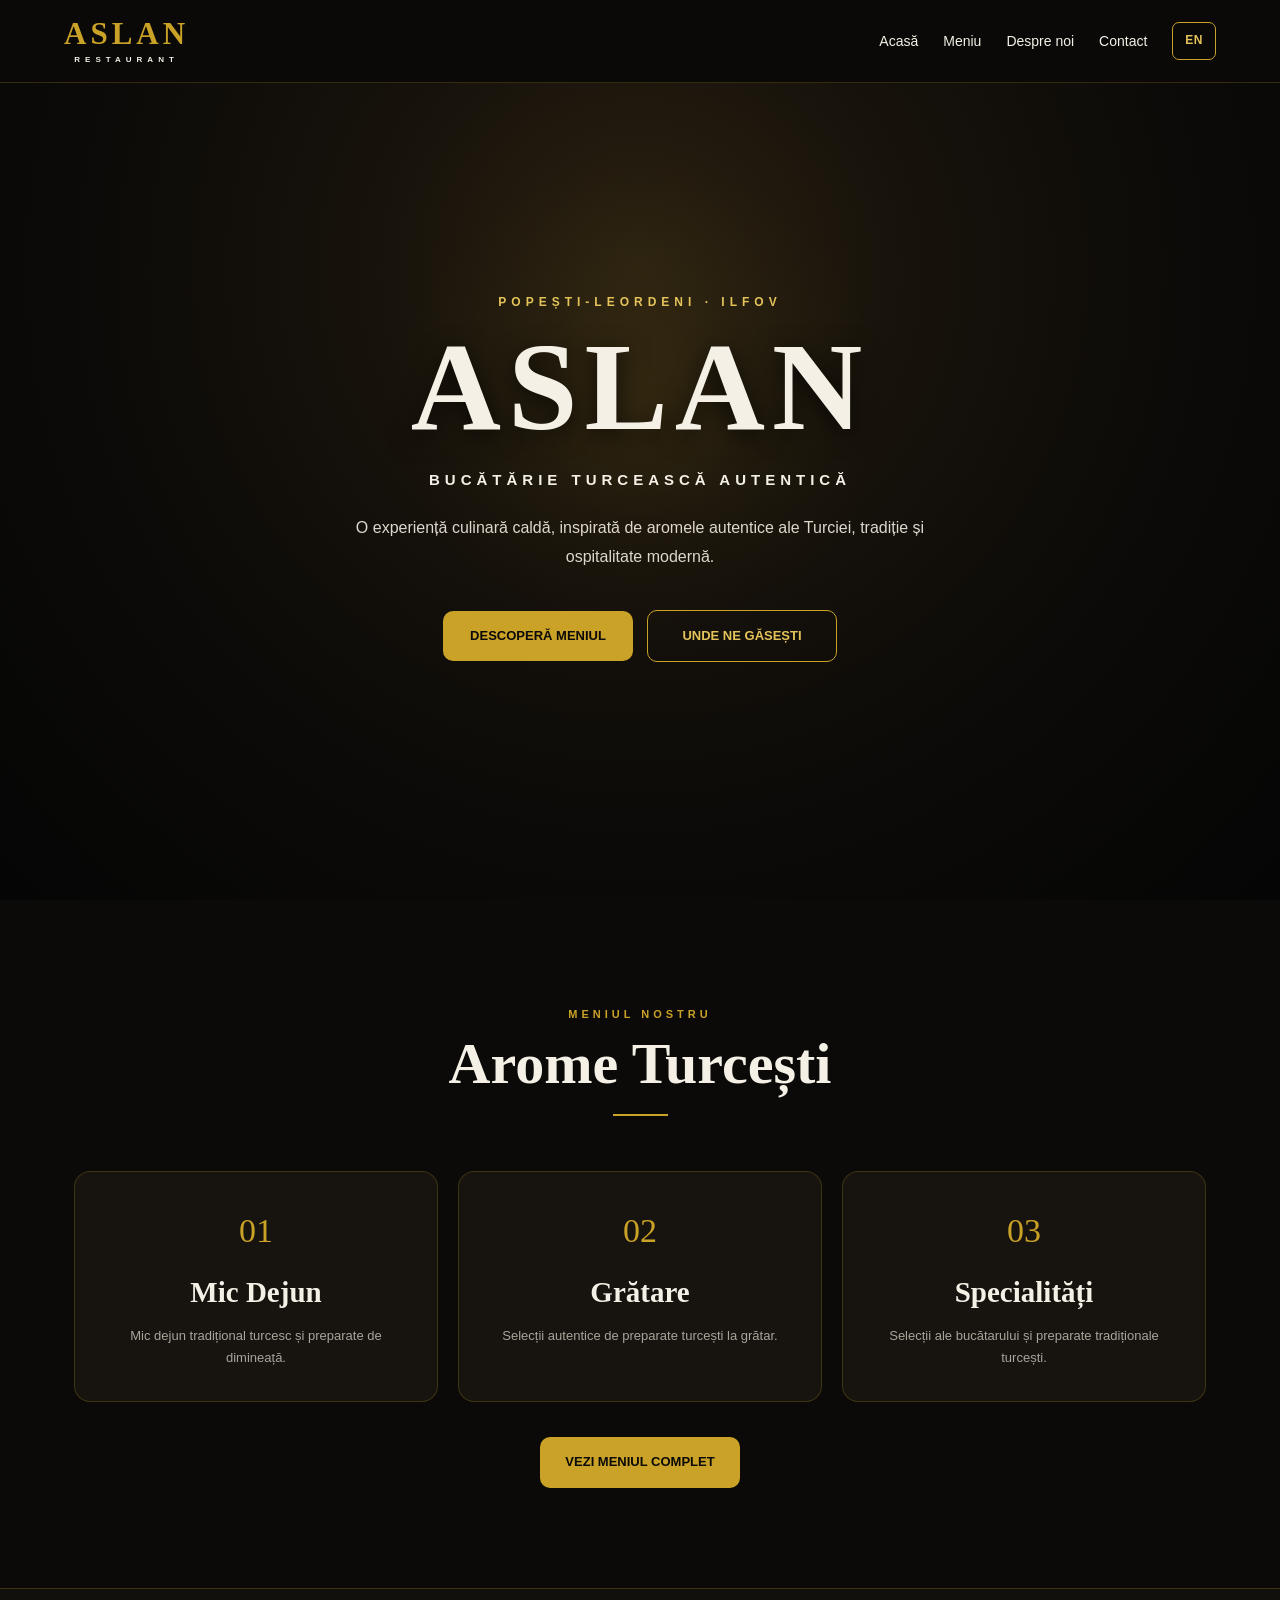
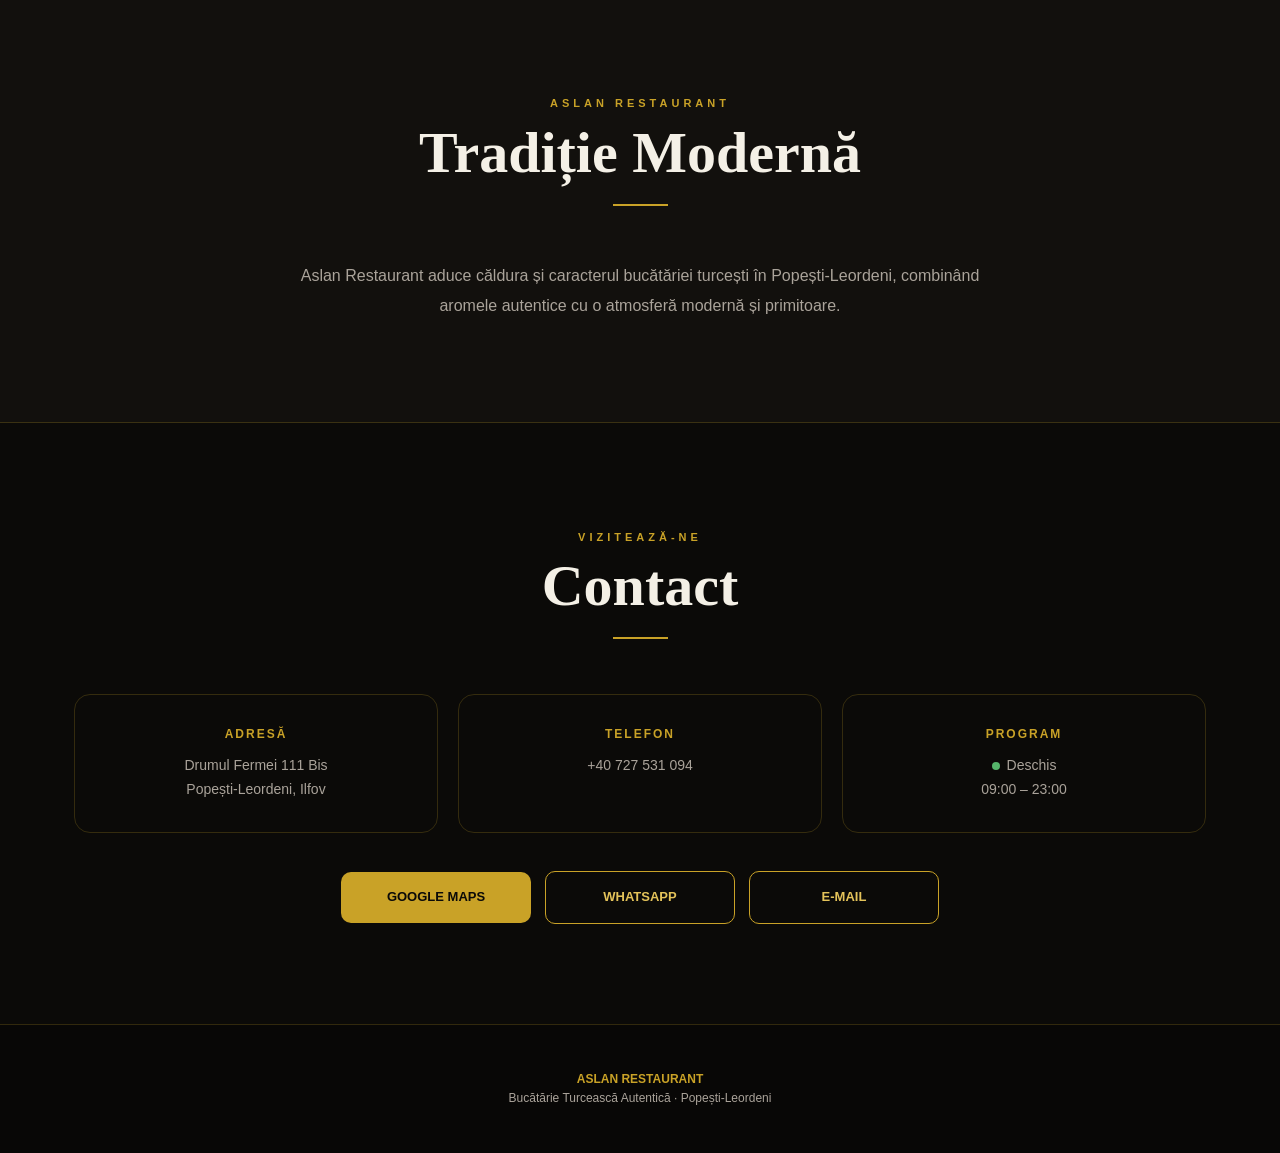
<file: index.html>
<!DOCTYPE html>
<html lang="ro">
<head>
  <meta charset="UTF-8">
  <meta name="viewport" content="width=device-width, initial-scale=1.0">

  <title>Aslan Restaurant | Authentic Turkish Cuisine</title>

  <meta
    name="description"
    content="Aslan Restaurant – autentică bucătărie turcească în Popești-Leordeni, Ilfov."
  >

  <meta name="theme-color" content="#0b0a08">

  <style>
    /* =========================
       RESET
    ========================= */

    * {
      box-sizing: border-box;
      margin: 0;
      padding: 0;
    }

    html {
      scroll-behavior: smooth;
    }

    body {
      background: #0b0a08;
      color: #f4f0e6;
      font-family: Arial, Helvetica, sans-serif;
      line-height: 1.6;
      overflow-x: hidden;
    }

    a {
      color: inherit;
      text-decoration: none;
    }

    button {
      font: inherit;
    }


    /* =========================
       COLORS
    ========================= */

    :root {
      --black: #0b0a08;
      --black-soft: #12100d;
      --black-card: #17140f;
      --gold: #c9a227;
      --gold-light: #e4c35a;
      --ivory: #f4f0e6;
      --muted: #aaa39a;
      --border: rgba(201, 162, 39, 0.22);
    }


    /* =========================
       HEADER
    ========================= */

    .topbar {
      position: fixed;
      top: 0;
      left: 0;
      right: 0;
      z-index: 1000;
      background: rgba(11, 10, 8, 0.96);
      border-bottom: 1px solid var(--border);
      backdrop-filter: blur(12px);
    }

    .nav {
      width: min(1200px, 100%);
      min-height: 82px;
      margin: 0 auto;
      padding: 14px 24px;

      display: flex;
      align-items: center;
      justify-content: space-between;
      gap: 25px;
    }

    .logo {
      flex-shrink: 0;
      color: var(--gold);
      font-family: Georgia, "Times New Roman", serif;
      font-size: 31px;
      font-weight: 700;
      letter-spacing: 4px;
      line-height: 1;
      text-align: center;
    }

    .logo span {
      display: block;
      margin-top: 7px;

      color: var(--ivory);
      font-family: Arial, Helvetica, sans-serif;
      font-size: 8px;
      font-weight: 700;
      letter-spacing: 5px;
    }

    .nav-links {
      display: flex;
      align-items: center;
      justify-content: flex-end;
      gap: 25px;

      font-size: 14px;
    }

    .nav-links a {
      transition: color 0.2s ease;
    }

    .nav-links a:hover {
      color: var(--gold-light);
    }

    .lang-button {
      border: 1px solid var(--gold);
      border-radius: 7px;
      padding: 8px 12px;

      background: transparent;
      color: var(--gold-light);
      cursor: pointer;

      font-size: 12px;
      font-weight: 700;
      letter-spacing: 0.5px;
    }

    .lang-button:hover {
      background: rgba(201, 162, 39, 0.12);
    }


    /* =========================
       HERO
    ========================= */

    .hero {
      min-height: 100vh;
      padding: 145px 24px 90px;

      display: flex;
      align-items: center;
      justify-content: center;

      position: relative;
      overflow: hidden;

      text-align: center;

      background:
        radial-gradient(
          circle at 50% 30%,
          #2a2110 0%,
          #17120b 30%,
          #0b0a08 65%,
          #050505 100%
        );
    }

    .hero::before {
      content: "";
      position: absolute;
      width: 500px;
      height: 500px;
      left: 50%;
      top: 45%;
      transform: translate(-50%, -50%);

      background: radial-gradient(
        circle,
        rgba(201, 162, 39, 0.10) 0%,
        rgba(201, 162, 39, 0.03) 35%,
        transparent 70%
      );

      pointer-events: none;
    }

    .hero-content {
      width: min(850px, 100%);
      position: relative;
      z-index: 2;
    }

    .eyebrow {
      margin-bottom: 22px;

      color: var(--gold-light);
      font-size: 12px;
      font-weight: 700;
      letter-spacing: 5px;
    }

    .hero h1 {
      margin-bottom: 28px;

      color: var(--ivory);
      font-family: Georgia, "Times New Roman", serif;
      font-size: clamp(70px, 12vw, 125px);
      font-weight: 700;
      line-height: 0.85;
      letter-spacing: 7px;

      text-shadow: 0 6px 25px rgba(0, 0, 0, 0.7);
    }

    .hero-subtitle {
      margin-bottom: 22px;

      color: var(--ivory);
      font-size: 15px;
      font-weight: 600;
      letter-spacing: 5px;
    }

    .hero-text {
      width: min(620px, 100%);
      margin: 0 auto;

      color: #ddd7cc;
      font-size: 16px;
      line-height: 1.8;
    }

    .buttons {
      margin-top: 38px;

      display: flex;
      justify-content: center;
      align-items: center;
      gap: 14px;
      flex-wrap: wrap;
    }

    .btn {
      min-width: 190px;
      padding: 15px 25px;

      border-radius: 10px;

      font-size: 13px;
      font-weight: 700;
      text-align: center;

      transition:
        transform 0.2s ease,
        background 0.2s ease,
        border-color 0.2s ease;
    }

    .btn:hover {
      transform: translateY(-2px);
    }

    .btn-primary {
      background: var(--gold);
      color: var(--black);
    }

    .btn-primary:hover {
      background: var(--gold-light);
    }

    .btn-secondary {
      border: 1px solid var(--gold);
      color: var(--gold-light);
      background: transparent;
    }

    .btn-secondary:hover {
      background: rgba(201, 162, 39, 0.10);
    }


    /* =========================
       SECTIONS
    ========================= */

    .section {
      width: min(1180px, 100%);
      margin: 0 auto;
      padding: 100px 24px;
    }

    .section-dark {
      background: var(--black-soft);
    }

    .section-heading {
      margin-bottom: 55px;
      text-align: center;
    }

    .section-heading small {
      color: var(--gold);
      font-size: 11px;
      font-weight: 700;
      letter-spacing: 4px;
    }

    .section-heading h2 {
      margin-top: 8px;

      color: var(--ivory);
      font-family: Georgia, "Times New Roman", serif;
      font-size: clamp(42px, 7vw, 58px);
      font-weight: 600;
      line-height: 1.05;
    }

    .gold-line {
      width: 55px;
      height: 2px;
      margin: 20px auto 0;
      background: var(--gold);
    }


    /* =========================
       MENU PREVIEW
    ========================= */

    .menu-grid {
      display: grid;
      grid-template-columns: repeat(3, 1fr);
      gap: 20px;
    }

    .menu-card {
      min-height: 220px;
      padding: 32px 26px;

      border: 1px solid var(--border);
      border-radius: 16px;

      background: var(--black-card);

      text-align: center;

      transition:
        transform 0.2s ease,
        border-color 0.2s ease;
    }

    .menu-card:hover {
      transform: translateY(-5px);
      border-color: rgba(201, 162, 39, 0.55);
    }

    .menu-number {
      color: var(--gold);
      font-family: Georgia, "Times New Roman", serif;
      font-size: 34px;
    }

    .menu-card h3 {
      margin: 10px 0;

      color: var(--ivory);
      font-family: Georgia, "Times New Roman", serif;
      font-size: 29px;
    }

    .menu-card p {
      color: var(--muted);
      font-size: 13px;
      line-height: 1.7;
    }

    .menu-button {
      margin-top: 35px;
    }


    /* =========================
       ABOUT
    ========================= */

    .about {
      border-top: 1px solid var(--border);
      border-bottom: 1px solid var(--border);
      background: #12100d;
    }

    .about-inner {
      width: min(760px, 100%);
      margin: 0 auto;
      text-align: center;
    }

    .about-text {
      color: var(--muted);
      font-size: 16px;
      line-height: 1.9;
    }


    /* =========================
       CONTACT
    ========================= */

    .contact-grid {
      display: grid;
      grid-template-columns: repeat(3, 1fr);
      gap: 20px;
    }

    .contact-box {
      padding: 30px 22px;

      border: 1px solid var(--border);
      border-radius: 16px;

      text-align: center;
    }

    .contact-box strong {
      display: block;
      margin-bottom: 10px;

      color: var(--gold);
      font-size: 12px;
      letter-spacing: 2px;
    }

    .contact-box p {
      color: var(--muted);
      font-size: 14px;
      line-height: 1.7;
    }

    .contact-box a:hover {
      color: var(--gold-light);
    }

    .status {
      display: inline-flex;
      align-items: center;
      gap: 7px;
    }

    .status-dot {
      width: 8px;
      height: 8px;
      border-radius: 50%;
      background: #55b56a;
    }


    /* =========================
       FOOTER
    ========================= */

    footer {
      padding: 45px 20px;

      border-top: 1px solid var(--border);

      background: #080706;

      color: var(--muted);
      font-size: 12px;
      text-align: center;
    }

    footer strong {
      color: var(--gold);
    }


    /* =========================
       MOBILE
    ========================= */

    @media (max-width: 750px) {

      .nav {
        min-height: 72px;
        padding: 12px 16px;
        gap: 12px;
      }

      .logo {
        font-size: 25px;
        letter-spacing: 3px;
      }

      .logo span {
        font-size: 7px;
        letter-spacing: 4px;
        margin-top: 5px;
      }

      .nav-links {
        gap: 9px;
      }

      .nav-links a:not(.menu-link) {
        display: none;
      }

      .menu-link {
        display: inline-block;
        font-size: 13px;
      }

      .lang-button {
        padding: 7px 9px;
        font-size: 11px;
      }

      .hero {
        min-height: 100svh;
        padding: 125px 18px 70px;
      }

      .eyebrow {
        margin-bottom: 20px;
        font-size: 10px;
        letter-spacing: 3px;
      }

      .hero h1 {
        margin-bottom: 25px;
        font-size: 68px;
        letter-spacing: 5px;
      }

      .hero-subtitle {
        font-size: 11px;
        letter-spacing: 2.5px;
        line-height: 1.7;
      }

      .hero-text {
        font-size: 14px;
        line-height: 1.75;
      }

      .buttons {
        width: 100%;
        margin-top: 30px;
        flex-direction: column;
        gap: 12px;
      }

      .btn {
        width: min(330px, 100%);
      }

      .section {
        padding: 75px 18px;
      }

      .section-heading {
        margin-bottom: 40px;
      }

      .menu-grid,
      .contact-grid {
        grid-template-columns: 1fr;
      }

      .menu-card {
        min-height: auto;
        padding: 28px 22px;
      }

      .about-text {
        font-size: 14px;
      }
    }
  </style>
</head>

<body>

  <!-- =========================
       HEADER
  ========================== -->

  <header class="topbar">
    <nav class="nav">

      <a href="#home" class="logo">
        ASLAN
        <span>RESTAURANT</span>
      </a>

      <div class="nav-links">

        <a href="#home" data-ro="Acasă" data-en="Home">
          Acasă
        </a>

        <a href="menu.html" class="menu-link">
          <span data-ro="Meniu" data-en="Menu">Meniu</span>
        </a>

        <a href="#about" data-ro="Despre noi" data-en="About">
          Despre noi
        </a>

        <a href="#contact" data-ro="Contact" data-en="Contact">
          Contact
        </a>

        <button
          type="button"
          class="lang-button"
          id="language-toggle"
        >
          EN
        </button>

      </div>
    </nav>
  </header>


  <!-- =========================
       MAIN
  ========================== -->

  <main>

    <!-- HERO -->

    <section class="hero" id="home">

      <div class="hero-content">

        <div class="eyebrow">
          POPEȘTI-LEORDENI · ILFOV
        </div>

        <h1>ASLAN</h1>

        <div
          class="hero-subtitle"
          data-ro="BUCĂTĂRIE TURCEASCĂ AUTENTICĂ"
          data-en="AUTHENTIC TURKISH CUISINE"
        >
          BUCĂTĂRIE TURCEASCĂ AUTENTICĂ
        </div>

        <p
          class="hero-text"
          data-ro="O experiență culinară caldă, inspirată de aromele autentice ale Turciei, tradiție și ospitalitate modernă."
          data-en="A warm dining experience inspired by authentic Turkish flavours, tradition and modern hospitality."
        >
          O experiență culinară caldă, inspirată de aromele autentice ale
          Turciei, tradiție și ospitalitate modernă.
        </p>

        <div class="buttons">

          <a
            href="menu.html"
            class="btn btn-primary"
            data-ro="DESCOPERĂ MENIUL"
            data-en="EXPLORE MENU"
          >
            DESCOPERĂ MENIUL
          </a>

          <a
            href="#contact"
            class="btn btn-secondary"
            data-ro="UNDE NE GĂSEȘTI"
            data-en="FIND US"
          >
            UNDE NE GĂSEȘTI
          </a>

        </div>

      </div>

    </section>


    <!-- MENU -->

    <section class="section" id="menu">

      <div class="section-heading">

        <small
          data-ro="MENIUL NOSTRU"
          data-en="OUR MENU"
        >
          MENIUL NOSTRU
        </small>

        <h2
          data-ro="Arome Turcești"
          data-en="Turkish Flavours"
        >
          Arome Turcești
        </h2>

        <div class="gold-line"></div>

      </div>


      <div class="menu-grid">

        <article class="menu-card">

          <div class="menu-number">01</div>

          <h3
            data-ro="Mic Dejun"
            data-en="Breakfast"
          >
            Mic Dejun
          </h3>

          <p
            data-ro="Mic dejun tradițional turcesc și preparate de dimineață."
            data-en="Traditional Turkish breakfast and morning favourites."
          >
            Mic dejun tradițional turcesc și preparate de dimineață.
          </p>

        </article>


        <article class="menu-card">

          <div class="menu-number">02</div>

          <h3
            data-ro="Grătare"
            data-en="Grills"
          >
            Grătare
          </h3>

          <p
            data-ro="Selecții autentice de preparate turcești la grătar."
            data-en="Authentic Turkish grill selections prepared with care."
          >
            Selecții autentice de preparate turcești la grătar.
          </p>

        </article>


        <article class="menu-card">

          <div class="menu-number">03</div>

          <h3
            data-ro="Specialități"
            data-en="Specialities"
          >
            Specialități
          </h3>

          <p
            data-ro="Selecții ale bucătarului și preparate tradiționale turcești."
            data-en="Chef selections and traditional Turkish dishes."
          >
            Selecții ale bucătarului și preparate tradiționale turcești.
          </p>

        </article>

      </div>


      <div class="buttons menu-button">

        <a
          href="menu.html"
          class="btn btn-primary"
          data-ro="VEZI MENIUL COMPLET"
          data-en="VIEW FULL MENU"
        >
          VEZI MENIUL COMPLET
        </a>

      </div>

    </section>


    <!-- ABOUT -->

    <section class="about" id="about">

      <div class="section about-inner">

        <div class="section-heading">

          <small>ASLAN RESTAURANT</small>

          <h2
            data-ro="Tradiție Modernă"
            data-en="Modern Heritage"
          >
            Tradiție Modernă
          </h2>

          <div class="gold-line"></div>

        </div>

        <p
          class="about-text"
          data-ro="Aslan Restaurant aduce căldura și caracterul bucătăriei turcești în Popești-Leordeni, combinând aromele autentice cu o atmosferă modernă și primitoare."
          data-en="Aslan Restaurant brings the warmth and character of Turkish cuisine to Popești-Leordeni, combining authentic flavours with a modern and welcoming atmosphere."
        >
          Aslan Restaurant aduce căldura și caracterul bucătăriei turcești
          în Popești-Leordeni, combinând aromele autentice cu o atmosferă
          modernă și primitoare.
        </p>

      </div>

    </section>


    <!-- CONTACT -->

    <section class="section" id="contact">

      <div class="section-heading">

        <small
          data-ro="VIZITEAZĂ-NE"
          data-en="VISIT US"
        >
          VIZITEAZĂ-NE
        </small>

        <h2
          data-ro="Contact"
          data-en="Contact"
        >
          Contact
        </h2>

        <div class="gold-line"></div>

      </div>


      <div class="contact-grid">

        <div class="contact-box">

          <strong
            data-ro="ADRESĂ"
            data-en="ADDRESS"
          >
            ADRESĂ
          </strong>

          <p>
            Drumul Fermei 111 Bis<br>
            Popești-Leordeni, Ilfov
          </p>

        </div>


        <div class="contact-box">

          <strong
            data-ro="TELEFON"
            data-en="PHONE"
          >
            TELEFON
          </strong>

          <p>
            <a href="tel:+40727531094">
              +40 727 531 094
            </a>
          </p>

        </div>


        <div class="contact-box">

          <strong
            data-ro="PROGRAM"
            data-en="OPENING HOURS"
          >
            PROGRAM
          </strong>

          <p>
            <span class="status">
              <span class="status-dot"></span>
              <span id="opening-status">
                Deschis
              </span>
            </span>
            <br>
            09:00 – 23:00
          </p>

        </div>

      </div>


      <div class="buttons">

        <a
          href="https://maps.app.goo.gl/6EpHpYF1RAZifvYQA"
          target="_blank"
          rel="noopener"
          class="btn btn-primary"
          data-ro="GOOGLE MAPS"
          data-en="GOOGLE MAPS"
        >
          GOOGLE MAPS
        </a>


        <a
          href="https://wa.me/40727531094"
          target="_blank"
          rel="noopener"
          class="btn btn-secondary"
          data-ro="WHATSAPP"
          data-en="WHATSAPP"
        >
          WHATSAPP
        </a>


        <a
          href="mailto:aslanrestaurantro@gmail.com"
          class="btn btn-secondary"
          data-ro="E-MAIL"
          data-en="EMAIL"
        >
          E-MAIL
        </a>

      </div>

    </section>

  </main>


  <!-- =========================
       FOOTER
  ========================== -->

  <footer>

    <strong>ASLAN RESTAURANT</strong>

    <br>

    <span
      data-ro="Bucătărie Turcească Autentică · Popești-Leordeni"
      data-en="Authentic Turkish Cuisine · Popești-Leordeni"
    >
      Bucătărie Turcească Autentică · Popești-Leordeni
    </span>

  </footer>


  <!-- =========================
       JAVASCRIPT
  ========================== -->

  <script>
    (function () {

      const languageButton =
        document.getElementById("language-toggle");

      const translatableElements =
        document.querySelectorAll("[data-ro][data-en]");

      const openingStatus =
        document.getElementById("opening-status");

      let language = "ro";


      function updateLanguage() {

        document.documentElement.lang = language;

        translatableElements.forEach(function (element) {

          const text =
            element.getAttribute("data-" + language);

          if (text !== null) {
            element.textContent = text;
          }

        });

        languageButton.textContent =
          language === "ro" ? "EN" : "RO";

        updateOpeningStatus();
      }


      function updateOpeningStatus() {

        const now = new Date();
        const hour = now.getHours();

        const isOpen =
          hour >= 9 && hour < 23;

        if (language === "ro") {

          openingStatus.textContent =
            isOpen ? "Deschis" : "Închis";

        } else {

          openingStatus.textContent =
            isOpen ? "Open" : "Closed";

        }

        const dot =
          document.querySelector(".status-dot");

        if (dot) {

          dot.style.background =
            isOpen ? "#55b56a" : "#a44a3f";

        }

      }


      languageButton.addEventListener(
        "click",
        function () {

          language =
            language === "ro" ? "en" : "ro";

          localStorage.setItem(
            "aslanLanguage",
            language
          );

          updateLanguage();

        }
      );


      const savedLanguage =
        localStorage.getItem("aslanLanguage");

      if (
        savedLanguage === "ro" ||
        savedLanguage === "en"
      ) {
        language = savedLanguage;
      }

      updateLanguage();

      setInterval(
        updateOpeningStatus,
        60000
      );

    })();
  </script>

</body>
</html>
</file>
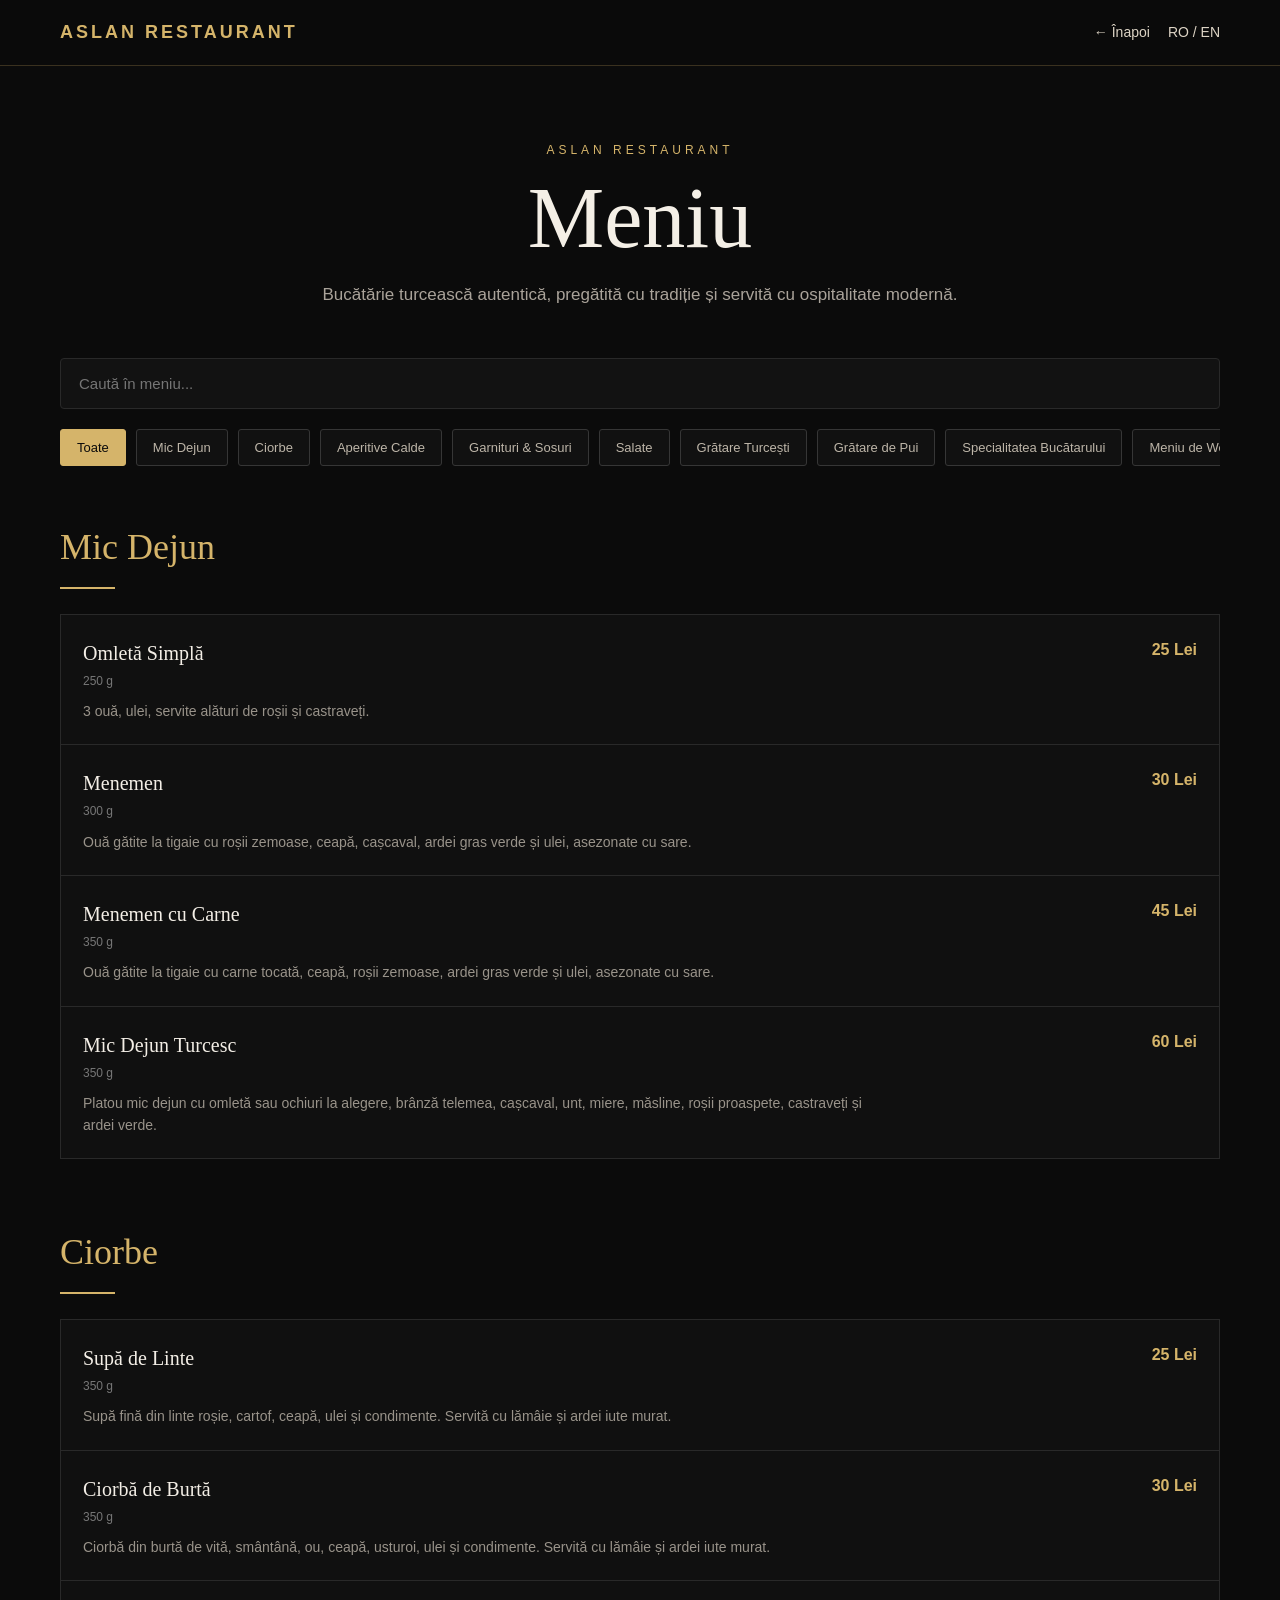
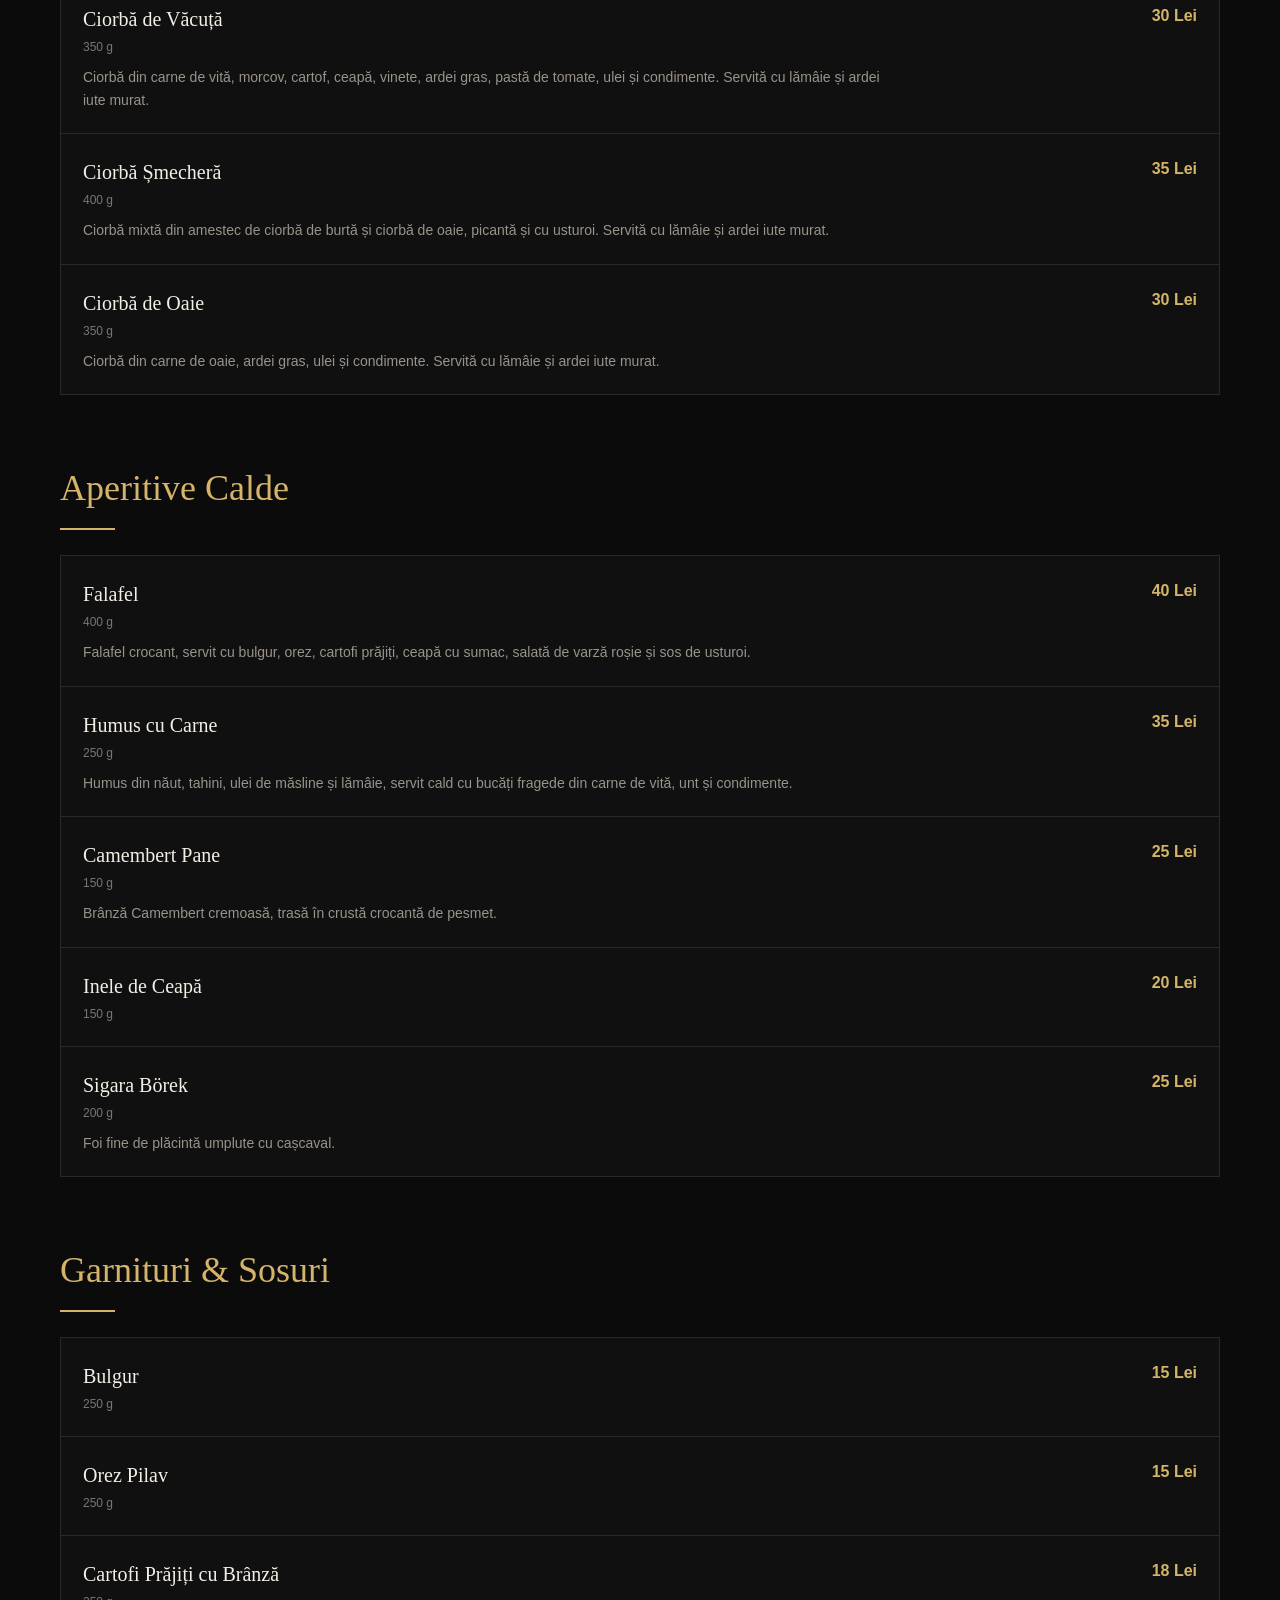
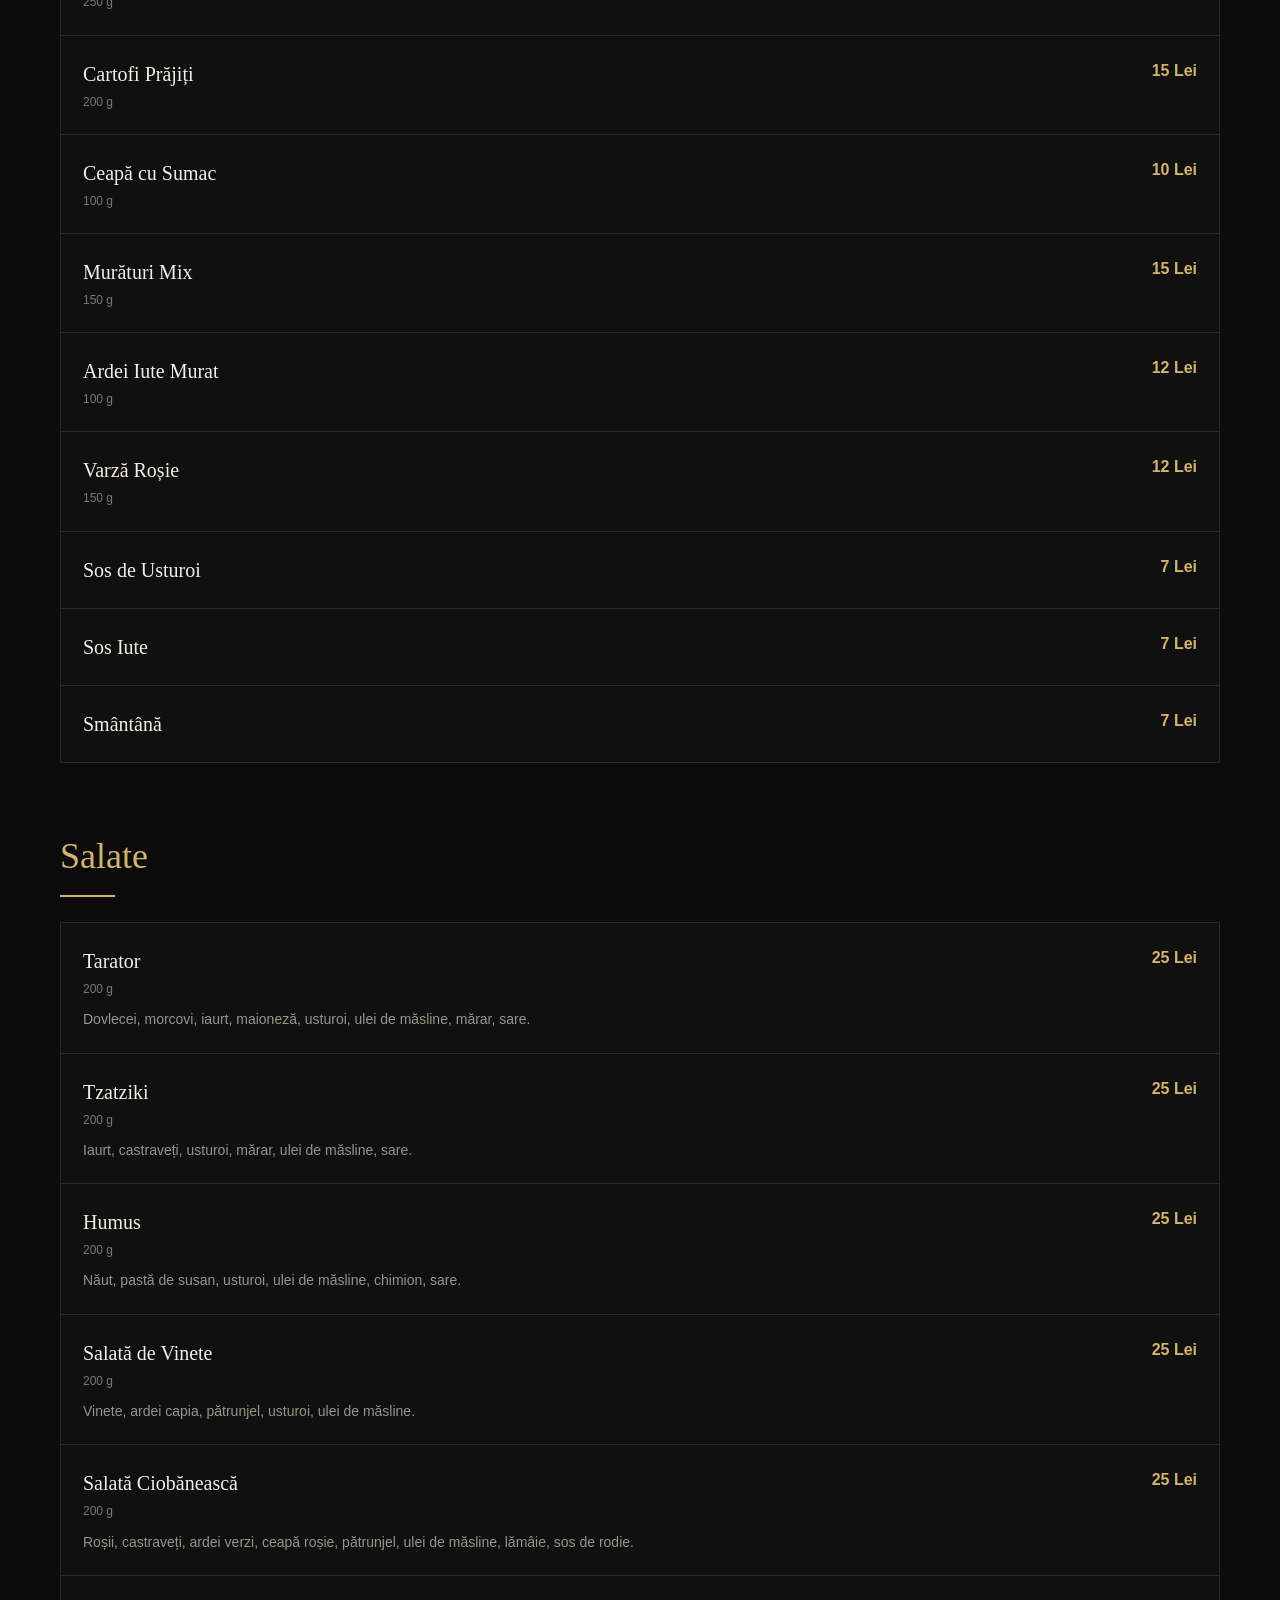
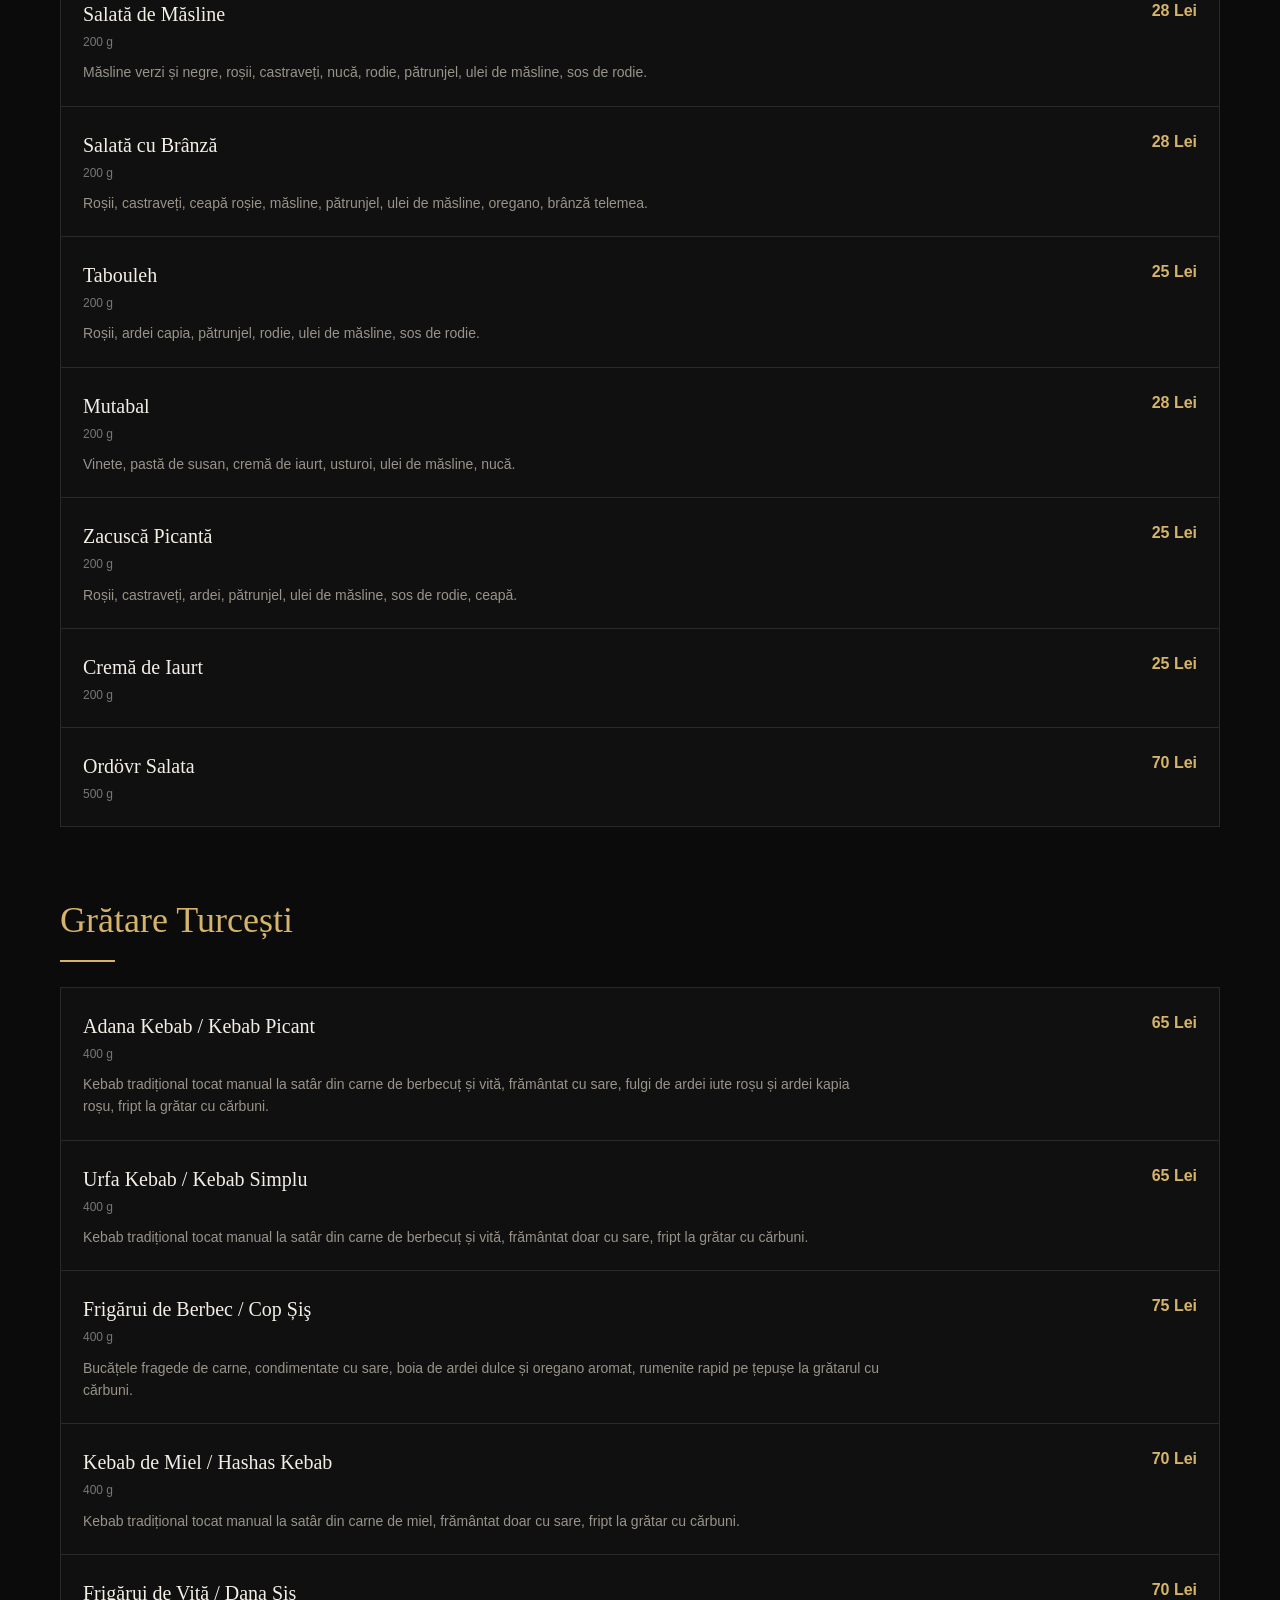
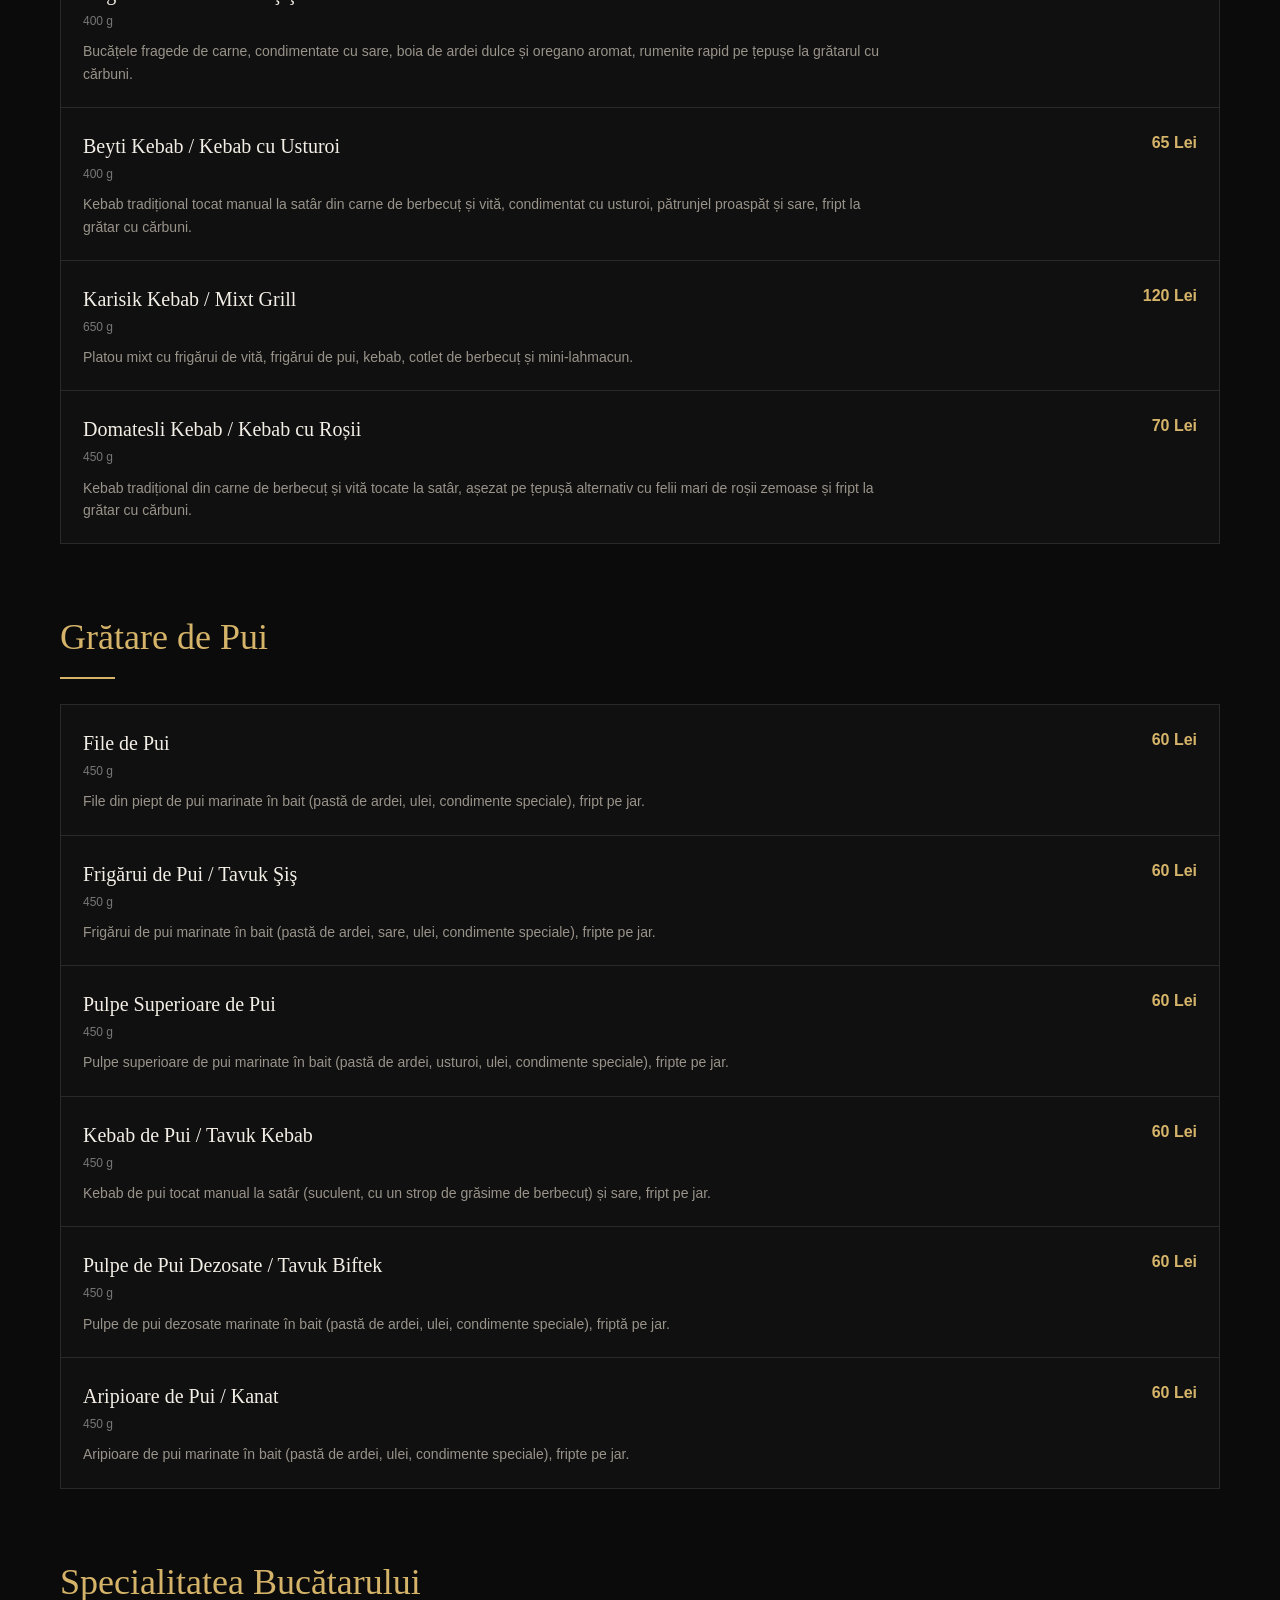
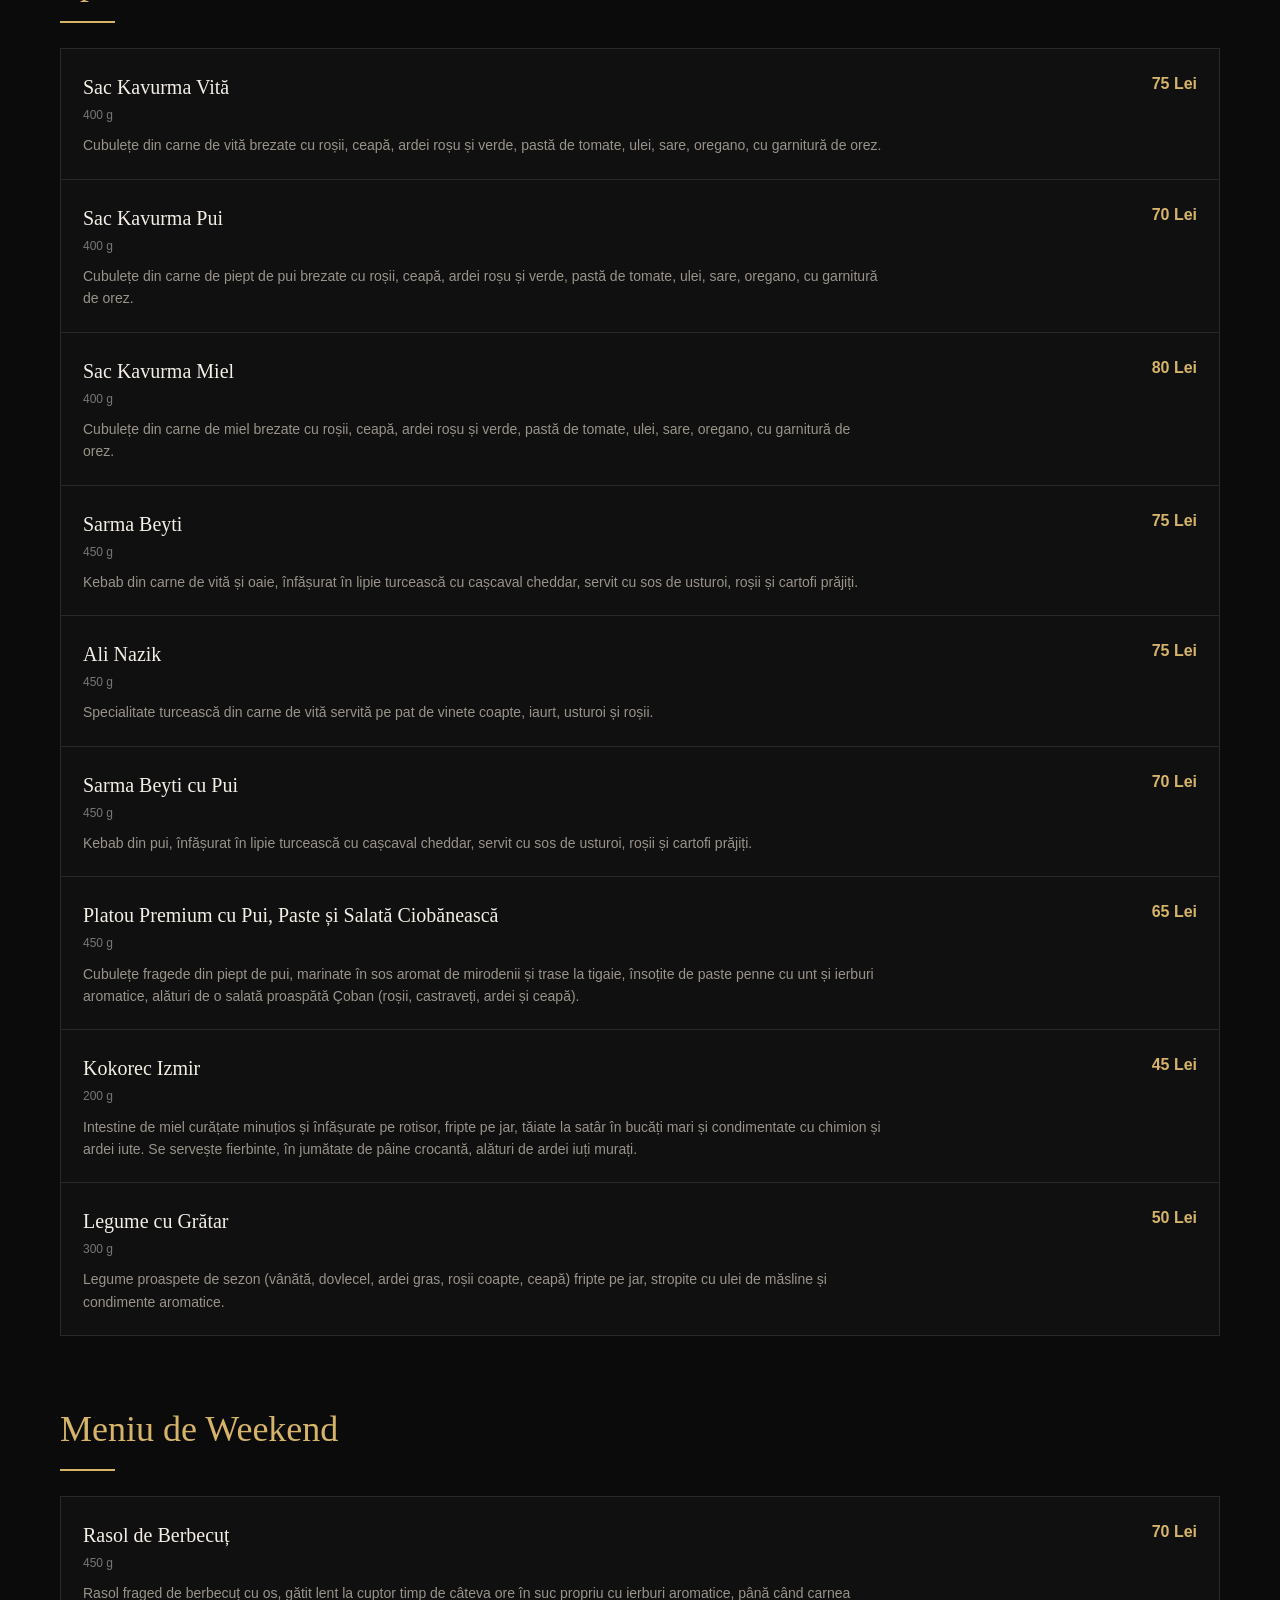
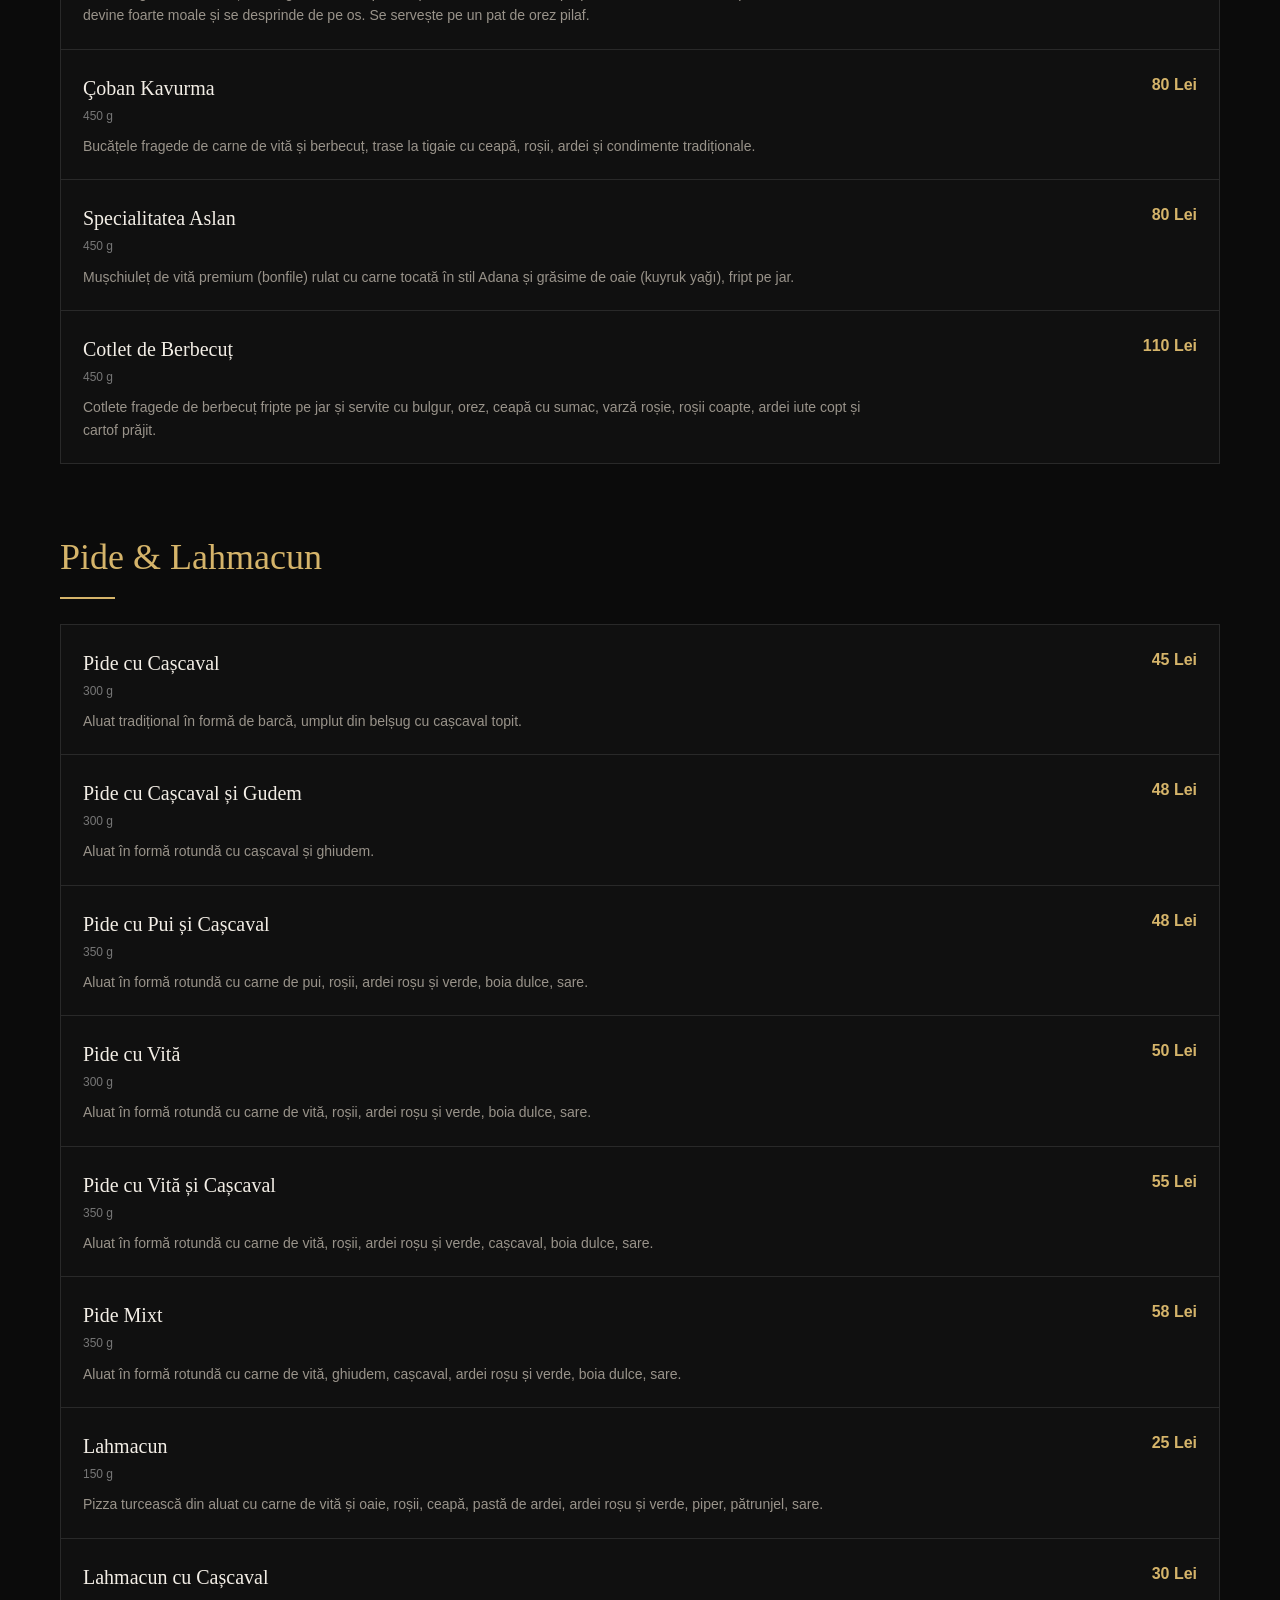
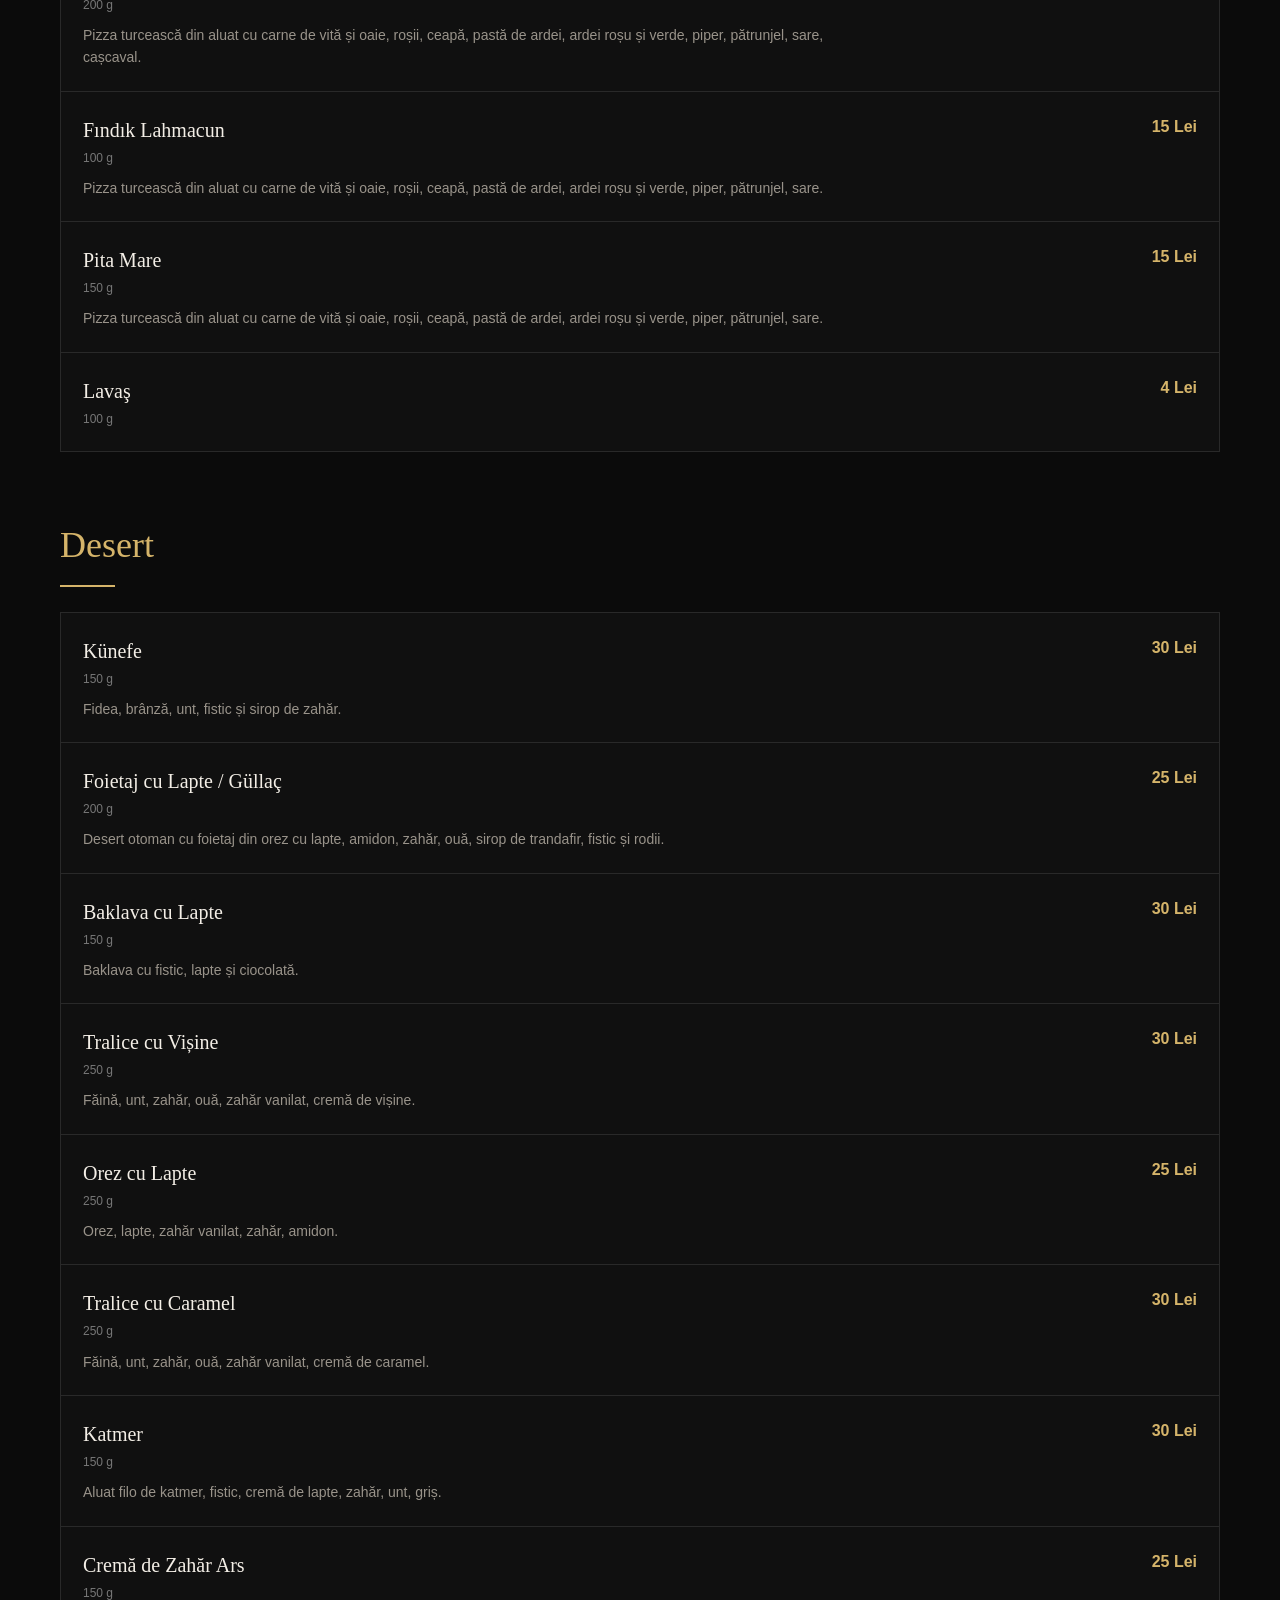
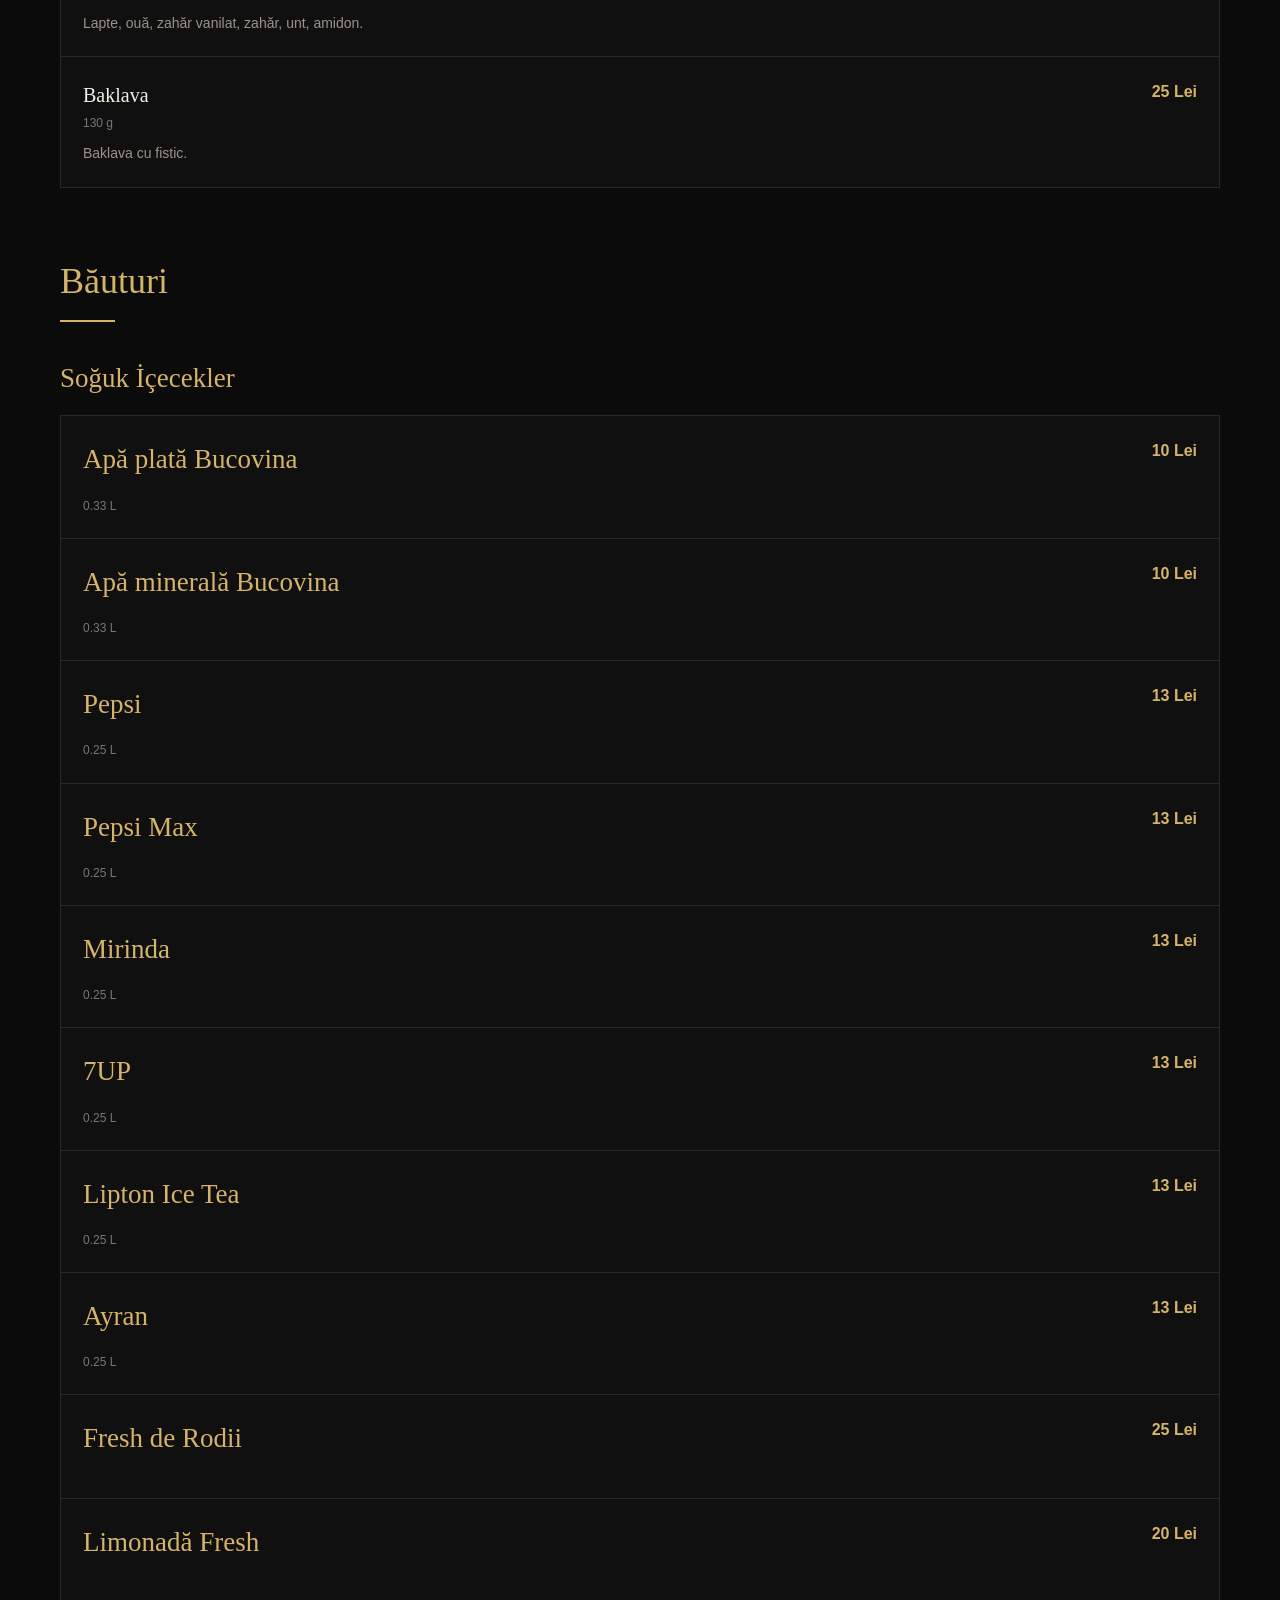
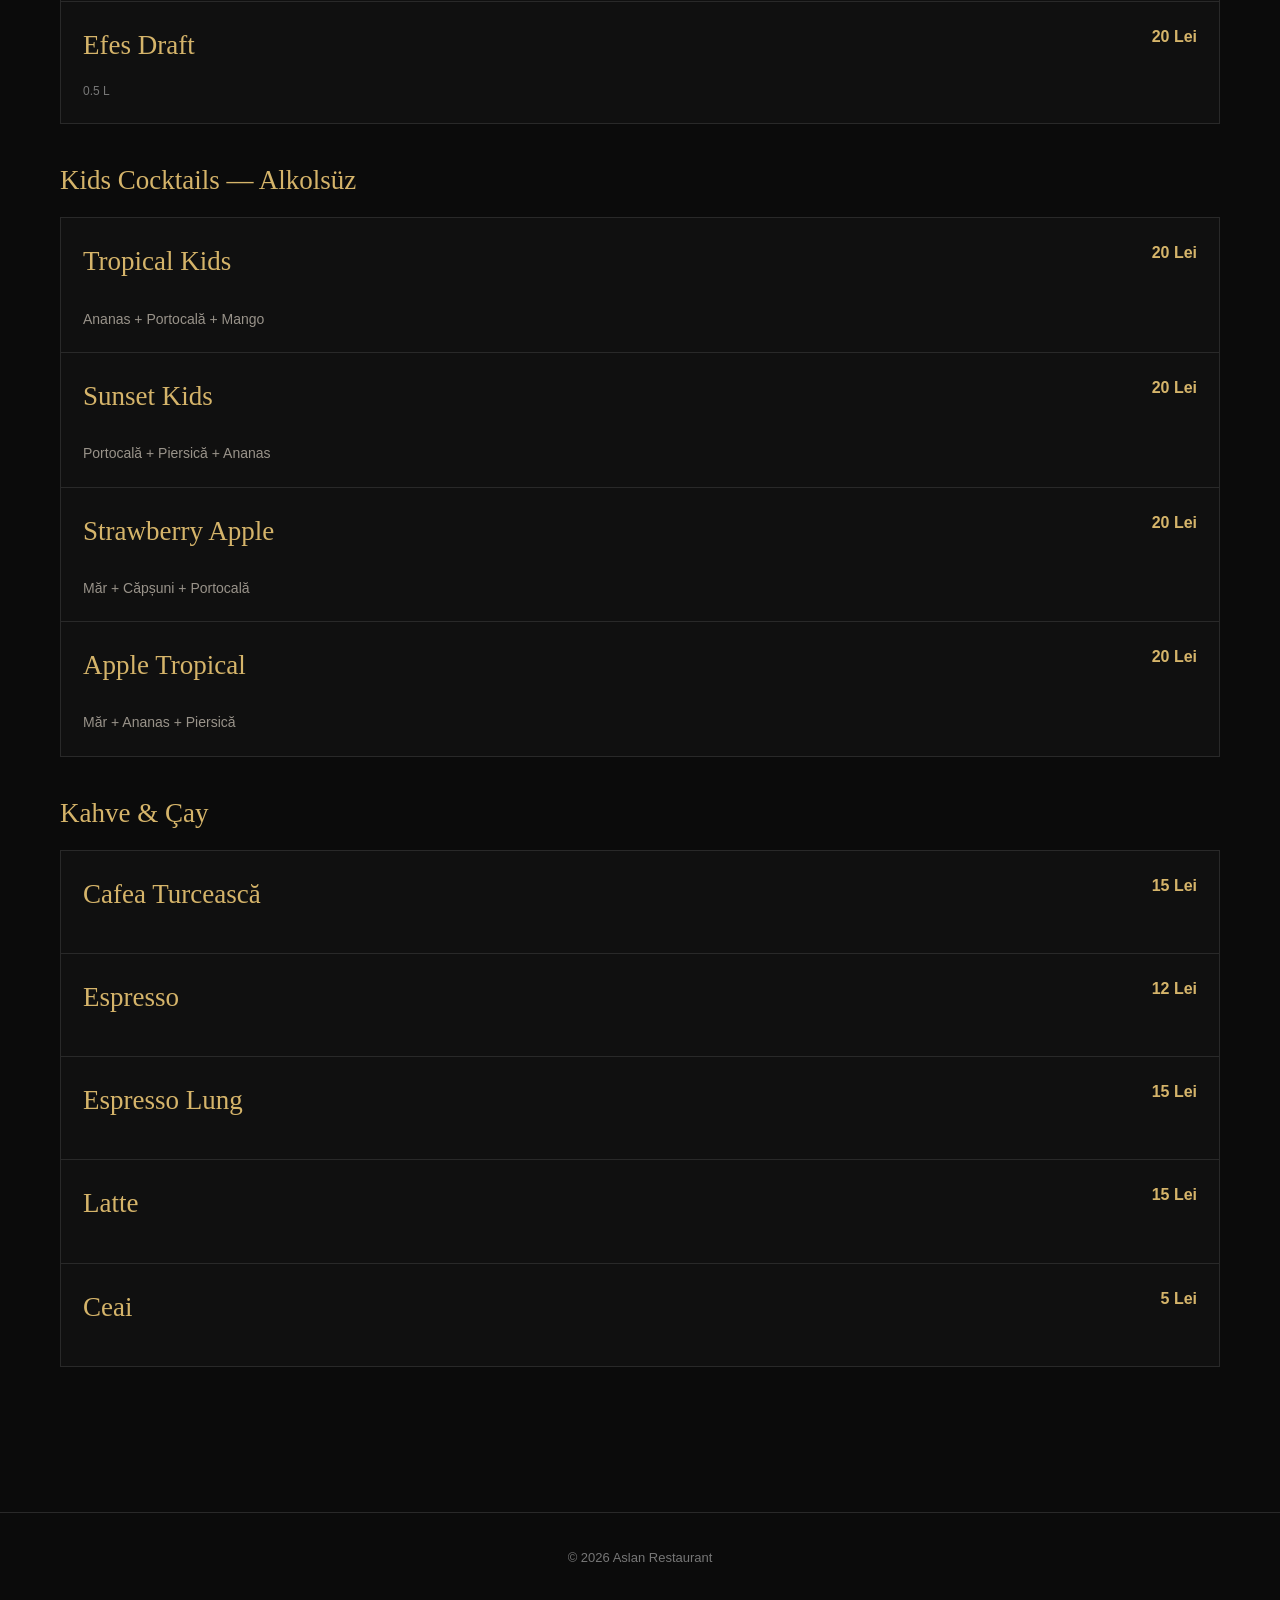
<file: menu.html>
<!DOCTYPE html>
<html lang="ro">
<head>
  <meta charset="UTF-8">
  <meta name="viewport" content="width=device-width, initial-scale=1.0">

  <title>Aslan Restaurant — Menu</title>

  <style>
    * {
      box-sizing: border-box;
      margin: 0;
      padding: 0;
    }

    body {
      background: #0b0b0b;
      color: #f4efe6;
      font-family: Arial, Helvetica, sans-serif;
      line-height: 1.6;
    }

    a {
      color: inherit;
      text-decoration: none;
    }

    .topbar {
      position: sticky;
      top: 0;
      z-index: 100;
      background: rgba(11, 11, 11, 0.96);
      border-bottom: 1px solid rgba(198, 164, 92, 0.25);
      backdrop-filter: blur(10px);
    }

    .topbar-inner {
      max-width: 1200px;
      margin: 0 auto;
      padding: 18px 20px;
      display: flex;
      align-items: center;
      justify-content: space-between;
      gap: 15px;
    }

    .brand {
      color: #d5b46a;
      font-size: 18px;
      font-weight: 700;
      letter-spacing: 3px;
    }

    .nav-actions {
      display: flex;
      align-items: center;
      gap: 18px;
      font-size: 14px;
    }

    .nav-actions a {
      color: #ddd4c5;
    }

    .nav-actions a:hover {
      color: #d5b46a;
    }

    .hero {
      max-width: 1000px;
      margin: 0 auto;
      padding: 75px 20px 50px;
      text-align: center;
    }

    .eyebrow {
      color: #d5b46a;
      text-transform: uppercase;
      letter-spacing: 4px;
      font-size: 12px;
      margin-bottom: 15px;
    }

    .hero h1 {
      font-family: Georgia, serif;
      font-size: clamp(48px, 10vw, 86px);
      font-weight: 400;
      line-height: 1;
      margin-bottom: 20px;
    }

    .hero p {
      max-width: 720px;
      margin: 0 auto;
      color: #aaa39a;
      font-size: 17px;
    }

    .menu-tools {
      max-width: 1200px;
      margin: 0 auto;
      padding: 0 20px 45px;
    }

    .search {
      width: 100%;
      background: #121212;
      border: 1px solid #292929;
      color: #fff;
      padding: 16px 18px;
      border-radius: 4px;
      outline: none;
      font-size: 15px;
      margin-bottom: 20px;
    }

    .search:focus {
      border-color: #d5b46a;
    }

    .categories {
      display: flex;
      gap: 10px;
      overflow-x: auto;
      padding-bottom: 8px;
      scrollbar-width: thin;
    }

    .cat {
      flex: 0 0 auto;
      border: 1px solid #363636;
      background: #111;
      color: #bdb5a8;
      padding: 10px 16px;
      border-radius: 3px;
      cursor: pointer;
      font-size: 13px;
      transition: 0.2s;
    }

    .cat:hover,
    .cat.active {
      background: #d5b46a;
      border-color: #d5b46a;
      color: #0b0b0b;
    }

    main {
      max-width: 1200px;
      margin: 0 auto;
      padding: 0 20px 80px;
    }

    .category {
      margin-bottom: 65px;
    }

    .category h2 {
      color: #d5b46a;
      font-family: Georgia, serif;
      font-size: 36px;
      font-weight: 400;
      margin-bottom: 10px;
    }

    .gold-line {
      width: 55px;
      height: 2px;
      background: #d5b46a;
      margin-bottom: 25px;
    }

    .items {
      display: grid;
      gap: 1px;
      background: #292929;
      border: 1px solid #292929;
    }

    .item {
      background: #101010;
      padding: 22px;
    }

    .item:hover {
      background: #151515;
    }

    .item-top {
      display: flex;
      justify-content: space-between;
      align-items: flex-start;
      gap: 20px;
    }

    .item h3 {
      font-family: Georgia, serif;
      font-size: 20px;
      font-weight: 400;
      color: #f3eee6;
    }

    .weight {
      color: #777;
      font-size: 12px;
      margin-top: 3px;
    }

    .price {
      color: #d5b46a;
      font-weight: 700;
      white-space: nowrap;
      font-size: 16px;
    }

    .description {
      color: #99938a;
      font-size: 14px;
      margin-top: 9px;
      max-width: 800px;
    }

    .subcategory {
      margin-top: 35px;
    }

    .subcategory h3 {
      color: #d5b46a;
      font-family: Georgia, serif;
      font-size: 27px;
      font-weight: 400;
      margin-bottom: 15px;
    }

    .empty {
      text-align: center;
      color: #888;
      padding: 60px 20px;
      border: 1px solid #292929;
    }

    footer {
      border-top: 1px solid #292929;
      text-align: center;
      padding: 35px 20px;
      color: #777;
      font-size: 13px;
    }

    @media (max-width: 600px) {
      .topbar-inner {
        padding: 15px;
      }

      .brand {
        font-size: 15px;
        letter-spacing: 2px;
      }

      .nav-actions {
        gap: 10px;
        font-size: 12px;
      }

      .hero {
        padding: 55px 18px 40px;
      }

      .hero p {
        font-size: 15px;
      }

      main,
      .menu-tools {
        padding-left: 15px;
        padding-right: 15px;
      }

      .category h2 {
        font-size: 30px;
      }

      .item {
        padding: 18px;
      }

      .item-top {
        gap: 10px;
      }

      .item h3 {
        font-size: 18px;
      }

      .price {
        font-size: 14px;
      }
    }
  </style>
</head>

<body>

  <header class="topbar">
    <div class="topbar-inner">

      <a href="./index.html" class="brand">
        ASLAN RESTAURANT
      </a>

      <nav class="nav-actions">
        <a href="./index.html" id="back-link">← Înapoi</a>
        <a href="#" id="language-toggle">RO / EN</a>
      </nav>

    </div>
  </header>

  <section class="hero">

    <div class="eyebrow">
      Aslan Restaurant
    </div>

    <h1 id="menu-title">
      Meniu
    </h1>

    <p id="menu-subtitle">
      Bucătărie turcească autentică, pregătită cu tradiție și servită cu ospitalitate modernă.
    </p>

  </section>

  <section class="menu-tools">

    <input
      type="search"
      id="menu-search"
      class="search"
      placeholder="Caută în meniu..."
    >

    <div
      id="category-tabs"
      class="categories"
    ></div>

  </section>

  <main id="menu-container"></main>

  <footer>
    © 2026 Aslan Restaurant
  </footer>


  <script>

    document.addEventListener("DOMContentLoaded", async () => {

      let language =
        localStorage.getItem("aslanLanguage") || "ro";

      const ui = {

        ro: {
          title: "Meniu",
          subtitle:
            "Bucătărie turcească autentică, pregătită cu tradiție și servită cu ospitalitate modernă.",
          back: "← Înapoi",
          search: "Caută în meniu...",
          empty: "Nu au fost găsite preparate."
        },

        en: {
          title: "Menu",
          subtitle:
            "Authentic Turkish cuisine, prepared with tradition and served with modern hospitality.",
          back: "← Back",
          search: "Search menu...",
          empty: "No dishes found."
        }

      };


      const $ = selector =>
        document.querySelector(selector);


      const title = $("#menu-title");
      const subtitle = $("#menu-subtitle");
      const back = $("#back-link");
      const search = $("#menu-search");
      const tabs = $("#category-tabs");
      const container = $("#menu-container");
      const toggle = $("#language-toggle");


      let data = null;
      let activeCategory = "all";


      function esc(value) {

        return String(value ?? "")
          .replace(/[&<>"']/g, character => ({

            "&": "&amp;",
            "<": "&lt;",
            ">": "&gt;",
            '"': "&quot;",
            "'": "&#039;"

          }[character]));

      }


      function applyUI() {

        document.documentElement.lang = language;

        title.textContent =
          ui[language].title;

        subtitle.textContent =
          ui[language].subtitle;

        back.textContent =
          ui[language].back;

        search.placeholder =
          ui[language].search;

        toggle.textContent =
          language === "ro"
            ? "RO / EN"
            : "EN / RO";

      }


      function itemMatches(item, query) {

        const text = `
          ${item.name || ""}
          ${item.description || ""}
        `.toLowerCase();

        return !query || text.includes(query);

      }


      function renderItems(items) {

        return items.map(item => `

          <article class="item">

            <div class="item-top">

              <div>

                <h3>
                  ${esc(item.name)}
                </h3>

                ${
                  item.weight
                    ? `<div class="weight">
                        ${esc(item.weight)}
                       </div>`
                    : ""
                }

              </div>

              <div class="price">
                ${esc(item.price)} Lei
              </div>

            </div>

            ${
              item.description
                ? `<p class="description">
                    ${esc(item.description)}
                   </p>`
                : ""
            }

          </article>

        `).join("");

      }


      function render() {

        if (!data) return;


        const query =
          search.value.trim().toLowerCase();


        tabs.innerHTML = "";


        const allButton =
          document.createElement("button");

        allButton.className =
          "cat" +
          (activeCategory === "all"
            ? " active"
            : "");

        allButton.textContent =
          language === "ro"
            ? "Toate"
            : "All";


        allButton.onclick = () => {

          activeCategory = "all";

          render();

        };


        tabs.appendChild(allButton);


        data.categories.forEach(category => {

          const button =
            document.createElement("button");

          button.className =
            "cat" +
            (
              activeCategory === category.id
                ? " active"
                : ""
            );

          button.textContent =
            category.name;


          button.onclick = () => {

            activeCategory =
              category.id;

            render();

          };


          tabs.appendChild(button);

        });


        container.innerHTML = "";


        let found = 0;


        data.categories.forEach(category => {

          if (
            activeCategory !== "all" &&
            activeCategory !== category.id
          ) {
            return;
          }


          const section =
            document.createElement("section");

          section.className =
            "category";

          section.id =
            category.id;


          let html = `
            <h2>${esc(category.name)}</h2>
            <div class="gold-line"></div>
          `;


          let hasContent = false;


          /*
            Normal categories:
            category.items
          */

          if (Array.isArray(category.items)) {

            const items =
              category.items.filter(item =>
                itemMatches(item, query)
              );


            if (items.length) {

              found += items.length;

              hasContent = true;

              html += `
                <div class="items">
                  ${renderItems(items)}
                </div>
              `;

            }

          }


          /*
            Categories with subcategories:
            category.subcategories
          */

          if (
            Array.isArray(category.subcategories)
          ) {

            category.subcategories.forEach(
              subcategory => {

                const items =
                  Array.isArray(subcategory.items)
                    ? subcategory.items.filter(item =>
                        itemMatches(item, query)
                      )
                    : [];


                if (!items.length) return;


                found += items.length;

                hasContent = true;


                html += `

                  <div class="subcategory">

                    <h3>
                      ${esc(subcategory.name)}
                    </h3>

                    <div class="items">
                      ${renderItems(items)}
                    </div>

                  </div>

                `;

              }
            );

          }


          if (hasContent) {

            section.innerHTML =
              html;

            container.appendChild(section);

          }

        });


        if (!found) {

          container.innerHTML = `

            <div class="empty">
              ${ui[language].empty}
            </div>

          `;

        }

      }


      async function load() {

        try {

          const response =
            await fetch(
              `./js/data/menu-${language}.json`
            );


          if (!response.ok) {

            throw new Error(
              "Menu file could not be loaded."
            );

          }


          data =
            await response.json();


          activeCategory = "all";


          applyUI();

          render();


        } catch (error) {

          console.error(error);


          container.innerHTML = `

            <div class="empty">
              Menu could not be loaded.
            </div>

          `;

        }

      }


      search.addEventListener(
        "input",
        render
      );


      toggle.addEventListener(
        "click",
        event => {

          event.preventDefault();


          language =
            language === "ro"
              ? "en"
              : "ro";


          localStorage.setItem(
            "aslanLanguage",
            language
          );


          load();

        }
      );


      await load();

    });

  </script>

</body>
</html>
</file>
